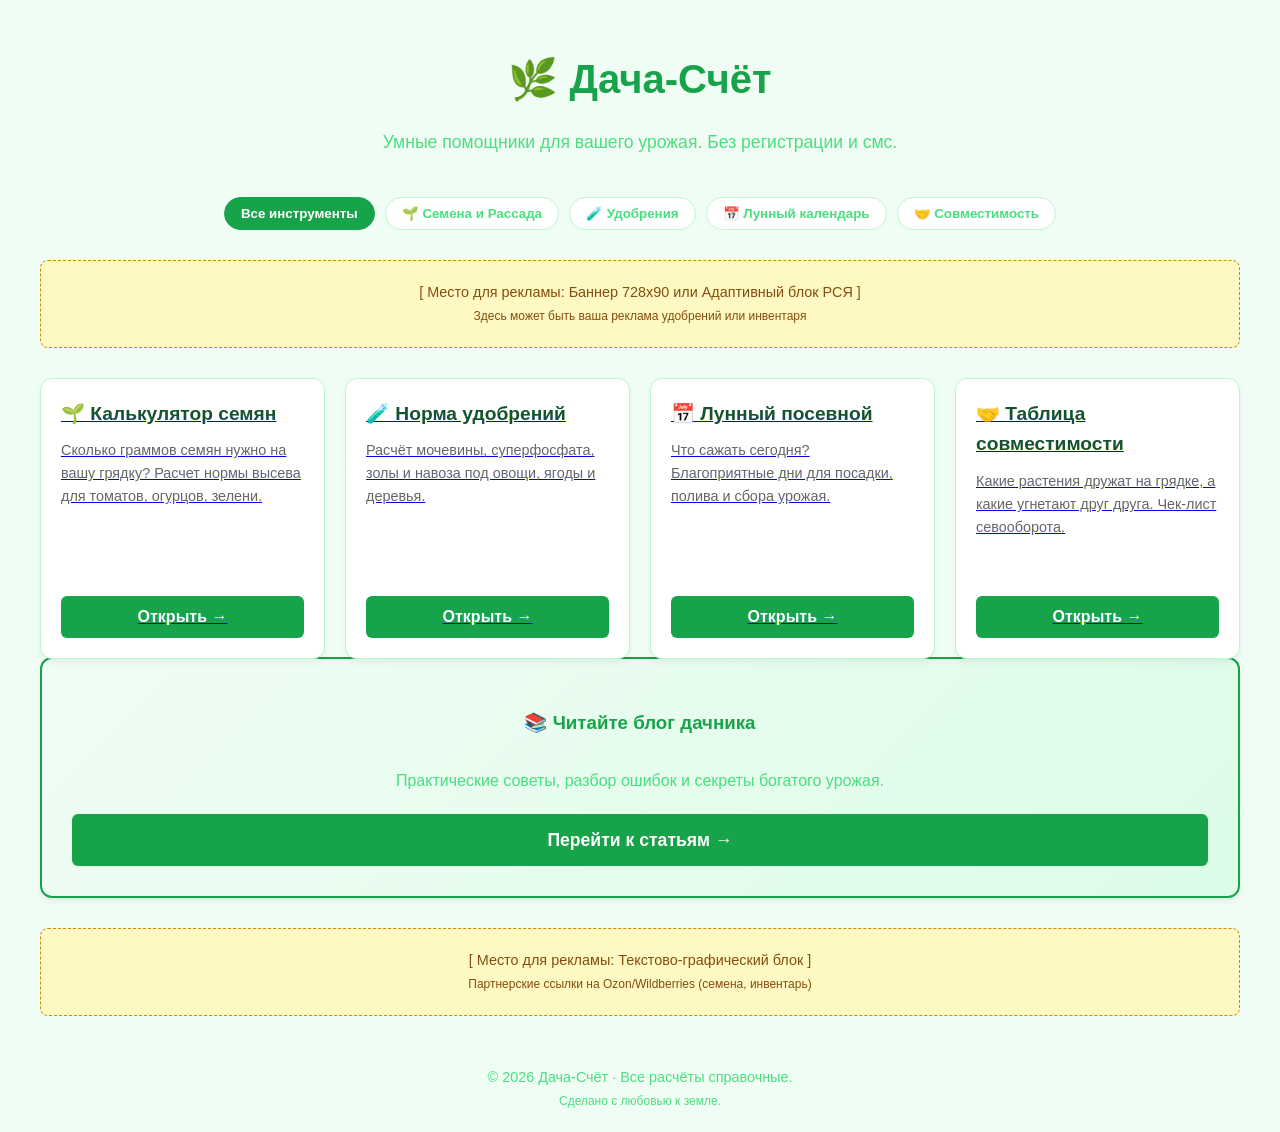
<file: index.html>
<!DOCTYPE html>
<html lang="ru">
<head>
    <meta charset="UTF-8">
    <meta name="viewport" content="width=device-width, initial-scale=1.0">
    <title>Дача-Счёт · Калькуляторы для сада и огорода</title>
    <meta name="description" content="Бесплатные онлайн-инструменты для дачников: расчет семян, удобрений, лунный календарь, совместимость культур. Планируйте урожай грамотно!">
   <link rel="icon" type="image/svg+xml" href="favicon.svg"> <link rel="stylesheet" href="styles.css">
    <!-- Место для Яндекс Метрики -->
</head>
<body>

<div class="container">
    <header>
        <h1>🌿 Дача-Счёт</h1>
        <p class="subtitle">Умные помощники для вашего урожая. Без регистрации и смс.</p>
    </header>

    <!-- ФИЛЬТРЫ КАТЕГОРИЙ -->
    <div class="filters">
        <button onclick="filterCards('all')" class="filter-btn active" id="btn-all">Все инструменты</button>
        <button onclick="filterCards('seeds')" class="filter-btn" id="btn-seeds">🌱 Семена и Рассада</button>
        <button onclick="filterCards('fertilizer')" class="filter-btn" id="btn-fertilizer">🧪 Удобрения</button>
        <button onclick="filterCards('calendar')" class="filter-btn" id="btn-calendar">📅 Лунный календарь</button>
        <button onclick="filterCards('compatibility')" class="filter-btn" id="btn-compatibility">🤝 Совместимость</button>
    </div>

    <!-- БЛОК РЕКЛАМЫ (Верхний) -->
    <div class="ad-banner">
        [ Место для рекламы: Баннер 728x90 или Адаптивный блок РСЯ ]<br>
        <small>Здесь может быть ваша реклама удобрений или инвентаря</small>
    </div>

    <!-- СЕТКА ИНСТРУМЕНТОВ -->
    <div class="grid-container" id="toolsGrid">
        
        <!-- Карточка 1: Семена -->
        <a href="seeds-calc.html" class="card fade-in" data-category="seeds">
            <div>
                <div class="card-title">🌱 Калькулятор семян</div>
                <div class="card-desc">Сколько граммов семян нужно на вашу грядку? Расчет нормы высева для томатов, огурцов, зелени.</div>
            </div>
            <span class="btn-link">Открыть →</span>
        </a>

        <!-- Карточка 2: Удобрения -->
        <a href="fertilizer-calc.html" class="card fade-in" data-category="fertilizer">
    <div>
        <div class="card-title">🧪 Норма удобрений</div>
        <div class="card-desc">Расчёт мочевины, суперфосфата, золы и навоза под овощи, ягоды и деревья.</div>
    </div>
    <span class="btn-link">Открыть →</span>
</a>

        <!-- Карточка 3: Календарь -->
        <a href="calendar.html" class="card fade-in" data-category="calendar">
            <div>
                <div class="card-title">📅 Лунный посевной</div>
                <div class="card-desc">Что сажать сегодня? Благоприятные дни для посадки, полива и сбора урожая.</div>
            </div>
            <span class="btn-link">Открыть →</span>
        </a>

        <!-- Карточка 4: Совместимость -->
        <a href="compatibility.html" class="card fade-in" data-category="compatibility">
            <div>
                <div class="card-title">🤝 Таблица совместимости</div>
                <div class="card-desc">Какие растения дружат на грядке, а какие угнетают друг друга. Чек-лист севооборота.</div>
            </div>
            <span class="btn-link">Открыть →</span>
        </a>

    </div>
    <!-- БЛОК БЛОГА -->
    <div class="card mt-1" style="background: linear-gradient(135deg, #f0fdf4 0%, #dcfce7 100%); border: 2px solid var(--color-accent); text-align: center; padding: 30px;">
        <h3 style="color: var(--color-accent); margin-bottom: 15px;">📚 Читайте блог дачника</h3>
        <p style="color: var(--color-text-muted); margin-bottom: 20px;">Практические советы, разбор ошибок и секреты богатого урожая.</p>
        <a href="blog/index.html" class="btn-link" style="display: inline-block; padding: 12px 30px; font-size: 1.1rem;">Перейти к статьям →</a>
    </div>
    <!-- БЛОК РЕКЛАМЫ (Нижний) -->
    <div class="ad-banner">
        [ Место для рекламы: Текстово-графический блок ]<br>
        <small>Партнерские ссылки на Ozon/Wildberries (семена, инвентарь)</small>
    </div>

    <footer style="text-align: center; margin-top: 50px; color: var(--color-text-muted); font-size: 0.9rem;">
        © 2026 Дача-Счёт · Все расчёты справочные.<br>
        <small>Сделано с любовью к земле.</small>
    </footer>
</div>

<script>
    function filterCards(category) {
        const cards = document.querySelectorAll('.card');
        const buttons = document.querySelectorAll('.filter-btn');

        // Обновляем кнопки
        buttons.forEach(btn => {
            btn.classList.remove('active');
            if(btn.id === 'btn-' + category) btn.classList.add('active');
        });

        // Фильтруем карточки
        cards.forEach(card => {
            if (category === 'all' || card.dataset.category === category) {
                card.style.display = 'flex';
                // Перезапуск анимации
                card.style.animation = 'none';
                card.offsetHeight; 
                card.style.animation = null;
            } else {
                card.style.display = 'none';
            }
        });
    }
</script>

</body>
</html>
</file>
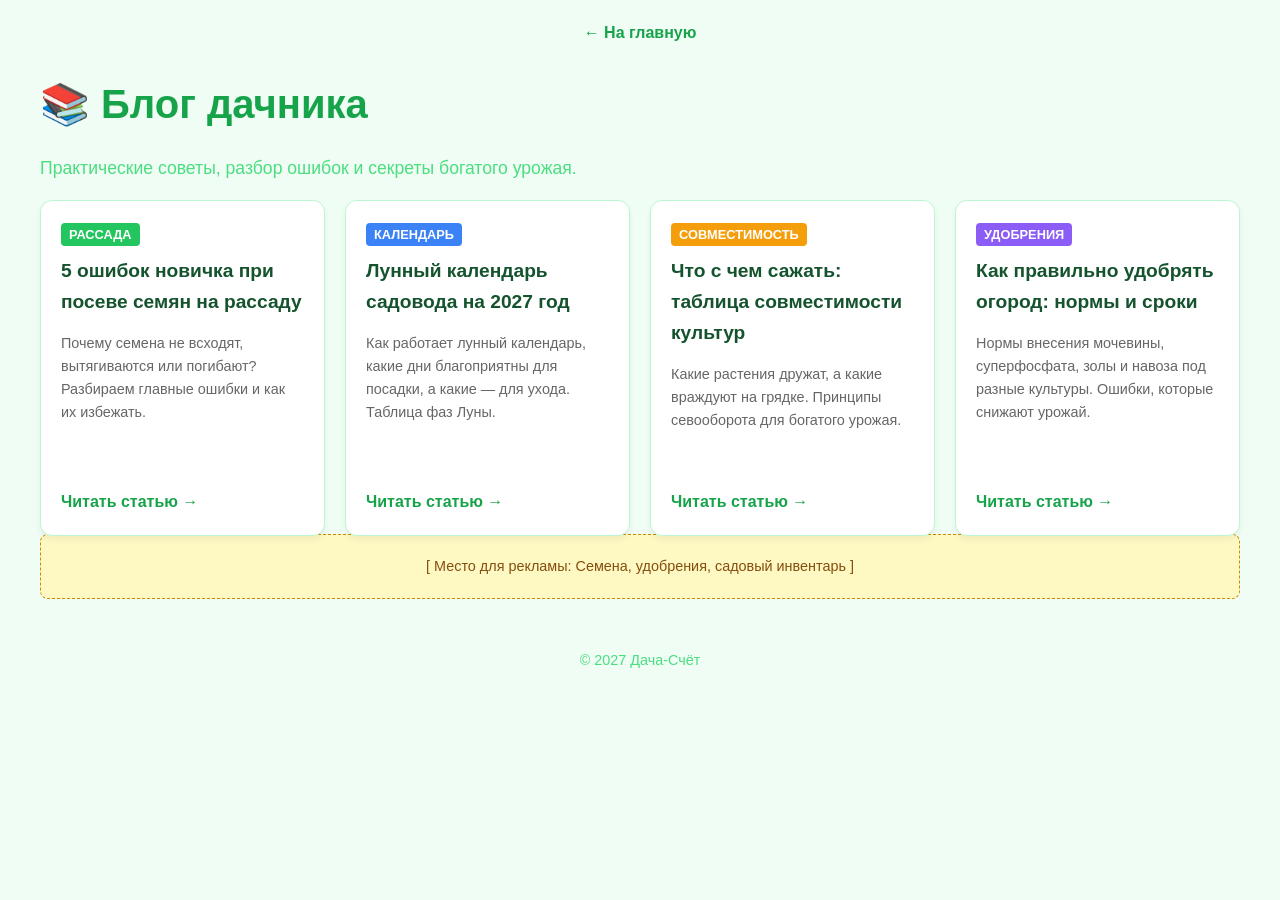
<file: blog/index.html>
<!DOCTYPE html>
<html lang="ru">
<head>
    <meta charset="UTF-8">
    <meta name="viewport" content="width=device-width, initial-scale=1.0">
    <title>Блог дачника — советы, лайфхаки, ошибки — Дача-Счёт</title>
    <meta name="description" content="Полезные статьи для садоводов и огородников. Как избежать ошибок при посеве, когда сажать рассаду, секреты богатого урожая.">
    <link rel="icon" type="image/svg+xml" href="../favicon.svg">
    <link rel="stylesheet" href="../styles.css">
</head>
<body>
<div class="container">
    <header style="margin-bottom: 20px;">
        <a href="../index.html" style="color: var(--color-accent); text-decoration: none; font-weight: bold;">← На главную</a>
    </header>
    <h1>📚 Блог дачника</h1>
    <p class="subtitle">Практические советы, разбор ошибок и секреты богатого урожая.</p>

    <div class="grid-container" id="articlesGrid">
        
        <article class="card" style="display:flex; flex-direction:column; justify-content:space-between;">
            <div>
                <span style="background:#22c55e; color:white; padding:4px 8px; border-radius:4px; font-size:0.8rem; font-weight:bold;">РАССАДА</span>
                <h3 class="card-title" style="margin-top:10px;">5 ошибок новичка при посеве семян на рассаду</h3>
                <p class="card-desc">Почему семена не всходят, вытягиваются или погибают? Разбираем главные ошибки и как их избежать.</p>
            </div>
            <a href="seeds-mistakes.html" style="color:var(--color-accent); font-weight:bold; text-decoration:none;">Читать статью →</a>
        </article>

        <article class="card" style="display:flex; flex-direction:column; justify-content:space-between;">
            <div>
                <span style="background:#3b82f6; color:white; padding:4px 8px; border-radius:4px; font-size:0.8rem; font-weight:bold;">КАЛЕНДАРЬ</span>
                <h3 class="card-title" style="margin-top:10px;">Лунный календарь садовода на 2027 год</h3>
                <p class="card-desc">Как работает лунный календарь, какие дни благоприятны для посадки, а какие — для ухода. Таблица фаз Луны.</p>
            </div>
            <a href="lunar-calendar-guide.html" style="color:var(--color-accent); font-weight:bold; text-decoration:none;">Читать статью →</a>
        </article>

        <article class="card" style="display:flex; flex-direction:column; justify-content:space-between;">
            <div>
                <span style="background:#f59e0b; color:white; padding:4px 8px; border-radius:4px; font-size:0.8rem; font-weight:bold;">СОВМЕСТИМОСТЬ</span>
                <h3 class="card-title" style="margin-top:10px;">Что с чем сажать: таблица совместимости культур</h3>
                <p class="card-desc">Какие растения дружат, а какие враждуют на грядке. Принципы севооборота для богатого урожая.</p>
            </div>
            <a href="compatibility-guide.html" style="color:var(--color-accent); font-weight:bold; text-decoration:none;">Читать статью →</a>
        </article>

        <article class="card" style="display:flex; flex-direction:column; justify-content:space-between;">
            <div>
                <span style="background:#8b5cf6; color:white; padding:4px 8px; border-radius:4px; font-size:0.8rem; font-weight:bold;">УДОБРЕНИЯ</span>
                <h3 class="card-title" style="margin-top:10px;">Как правильно удобрять огород: нормы и сроки</h3>
                <p class="card-desc">Нормы внесения мочевины, суперфосфата, золы и навоза под разные культуры. Ошибки, которые снижают урожай.</p>
            </div>
            <a href="fertilizer-guide.html" style="color:var(--color-accent); font-weight:bold; text-decoration:none;">Читать статью →</a>
        </article>

    </div>

    <div class="ad-banner">[ Место для рекламы: Семена, удобрения, садовый инвентарь ]</div>

    <footer style="text-align: center; margin-top: 50px; color: var(--color-text-muted); font-size: 0.9rem;">© 2027 Дача-Счёт</footer>
</div>
</body>
</html>
</file>
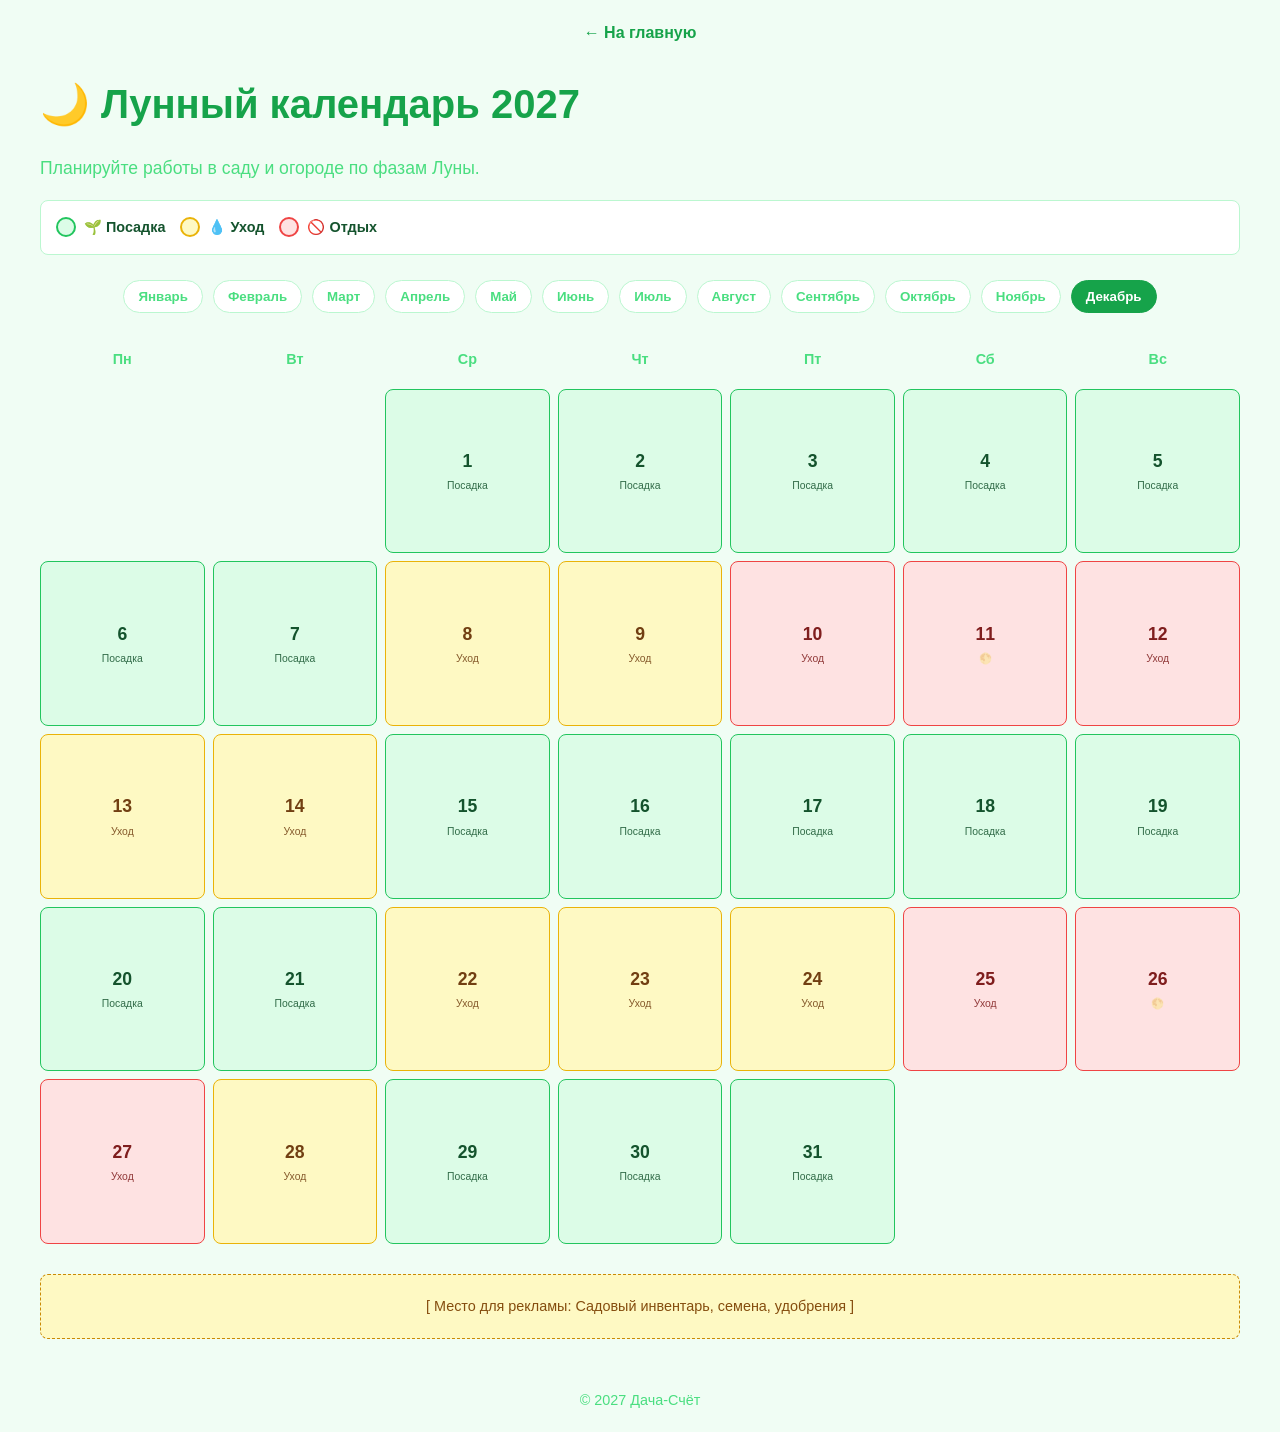
<file: calendar.html>
<!DOCTYPE html>
<html lang="ru">
<head>
    <meta charset="UTF-8">
    <meta name="viewport" content="width=device-width, initial-scale=1.0">
    <title>Лунный календарь садовода 2027 — Дача-Счёт</title>
    <link rel="icon" type="image/svg+xml" href="favicon.svg">
    <link rel="stylesheet" href="styles.css">
    <style>
        .month-nav { display: flex; justify-content: center; gap: 10px; margin-bottom: 25px; flex-wrap: wrap; }
        .month-btn { padding: 8px 14px; border: 1px solid var(--color-border); background: white; color: var(--color-text-muted); border-radius: 20px; cursor: pointer; font-weight: bold; }
        .month-btn.active, .month-btn:hover { background: var(--color-accent); color: white; border-color: var(--color-accent); }
        .legend-box { display: flex; gap: 15px; flex-wrap: wrap; margin-bottom: 25px; padding: 15px; background: white; border-radius: 8px; border: 1px solid var(--color-border); }
        .legend-item { display: flex; align-items: center; gap: 8px; font-size: 0.9rem; font-weight: bold; }
        .color-dot { width: 16px; height: 16px; border-radius: 50%; border: 2px solid rgba(0,0,0,0.1); }
        .dot-green { background: #dcfce7; border-color: #22c55e; }
        .dot-yellow { background: #fef9c3; border-color: #eab308; }
        .dot-red { background: #fee2e2; border-color: #ef4444; }
        .calendar-grid { display: grid; grid-template-columns: repeat(7, 1fr); gap: 8px; margin-bottom: 30px; }
        .day-header { text-align: center; font-weight: bold; color: var(--color-text-muted); padding: 10px 0; font-size: 0.9rem; }
        .day-cell { aspect-ratio: 1/1; display: flex; flex-direction: column; align-items: center; justify-content: center; border-radius: 8px; font-weight: bold; font-size: 1.1rem; border: 1px solid transparent; }
        .day-cell span { font-size: 0.65rem; font-weight: normal; margin-top: 3px; opacity: 0.85; text-align: center; }
        .bg-green { background: #dcfce7; border-color: #22c55e; color: #14532d; }
        .bg-yellow { background: #fef9c3; border-color: #eab308; color: #713f12; }
        .bg-red { background: #fee2e2; border-color: #ef4444; color: #7f1d1d; }
        .bg-empty { background: transparent; }
        @media (max-width: 600px) { .calendar-grid { gap: 4px; } .day-cell { font-size: 0.9rem; } .day-cell span { font-size: 0.55rem; } }
    </style>
</head>
<body>
<div class="container">
    <header style="margin-bottom: 20px;">
        <a href="index.html" style="color: var(--color-accent); text-decoration: none; font-weight: bold;">← На главную</a>
    </header>
    <h1>🌙 Лунный календарь 2027</h1>
    <p class="subtitle">Планируйте работы в саду и огороде по фазам Луны.</p>

    <div class="legend-box">
        <div class="legend-item"><div class="color-dot dot-green"></div><span>🌱 Посадка</span></div>
        <div class="legend-item"><div class="color-dot dot-yellow"></div><span>💧 Уход</span></div>
        <div class="legend-item"><div class="color-dot dot-red"></div><span>🚫 Отдых</span></div>
    </div>

    <div class="month-nav" id="monthNav"></div>
    <div class="calendar-grid" id="calendarGrid"></div>

    <div class="ad-banner">[ Место для рекламы: Садовый инвентарь, семена, удобрения ]</div>
    <footer style="text-align: center; margin-top: 50px; color: var(--color-text-muted); font-size: 0.9rem;">© 2027 Дача-Счёт</footer>
</div>

<script>
const MONTHS = ['Январь','Февраль','Март','Апрель','Май','Июнь','Июль','Август','Сентябрь','Октябрь','Ноябрь','Декабрь'];
const WEEKDAYS = ['Пн','Вт','Ср','Чт','Пт','Сб','Вс'];
const MOON_DATA = {
    0: [6, 20], 1: [5, 19], 2: [7, 21], 3: [5, 19], 4: [5, 19], 5: [3, 18],
    6: [3, 17], 7: [1, 16, 31], 8: [14, 29], 9: [13, 28], 10: [12, 27], 11: [11, 26]
};

function getDayType(month, day) {
    const moons = MOON_DATA[month] || [];
    for (const m of moons) { if (Math.abs(day - m) <= 1) return 'red'; }
    const week = Math.ceil(day / 7);
    return week % 2 === 1 ? 'green' : 'yellow';
}

function renderMonth(monthIdx) {
    const grid = document.getElementById('calendarGrid');
    grid.innerHTML = '';
    WEEKDAYS.forEach(w => {
        const h = document.createElement('div');
        h.className = 'day-header';
        h.textContent = w;
        grid.appendChild(h);
    });
    const year = 2027;
    const firstDay = new Date(year, monthIdx, 1).getDay();
    const daysInMonth = new Date(year, monthIdx + 1, 0).getDate();
    const startOffset = firstDay === 0 ? 6 : firstDay - 1;
    for (let i = 0; i < startOffset; i++) {
        const cell = document.createElement('div');
        cell.className = 'day-cell bg-empty';
        grid.appendChild(cell);
    }
    for (let d = 1; d <= daysInMonth; d++) {
        const cell = document.createElement('div');
        const type = getDayType(monthIdx, d);
        cell.className = 'day-cell bg-' + type;
        const moons = MOON_DATA[monthIdx] || [];
        let label = '';
        if (moons.includes(d)) { label = type === 'red' ? '🌕' : ''; }
        else { label = type === 'green' ? 'Посадка' : 'Уход'; }
        cell.innerHTML = d + '<span>' + label + '</span>';
        grid.appendChild(cell);
    }
    document.querySelectorAll('.month-btn').forEach((btn, i) => {
        btn.classList.toggle('active', i === monthIdx);
    });
}

function init() {
    const nav = document.getElementById('monthNav');
    MONTHS.forEach((m, i) => {
        const btn = document.createElement('button');
        btn.className = 'month-btn';
        btn.textContent = m;
        btn.onclick = () => renderMonth(i);
        nav.appendChild(btn);
    });
    renderMonth(new Date().getMonth());
}
init();
</script>
</body>
</html>
</file>
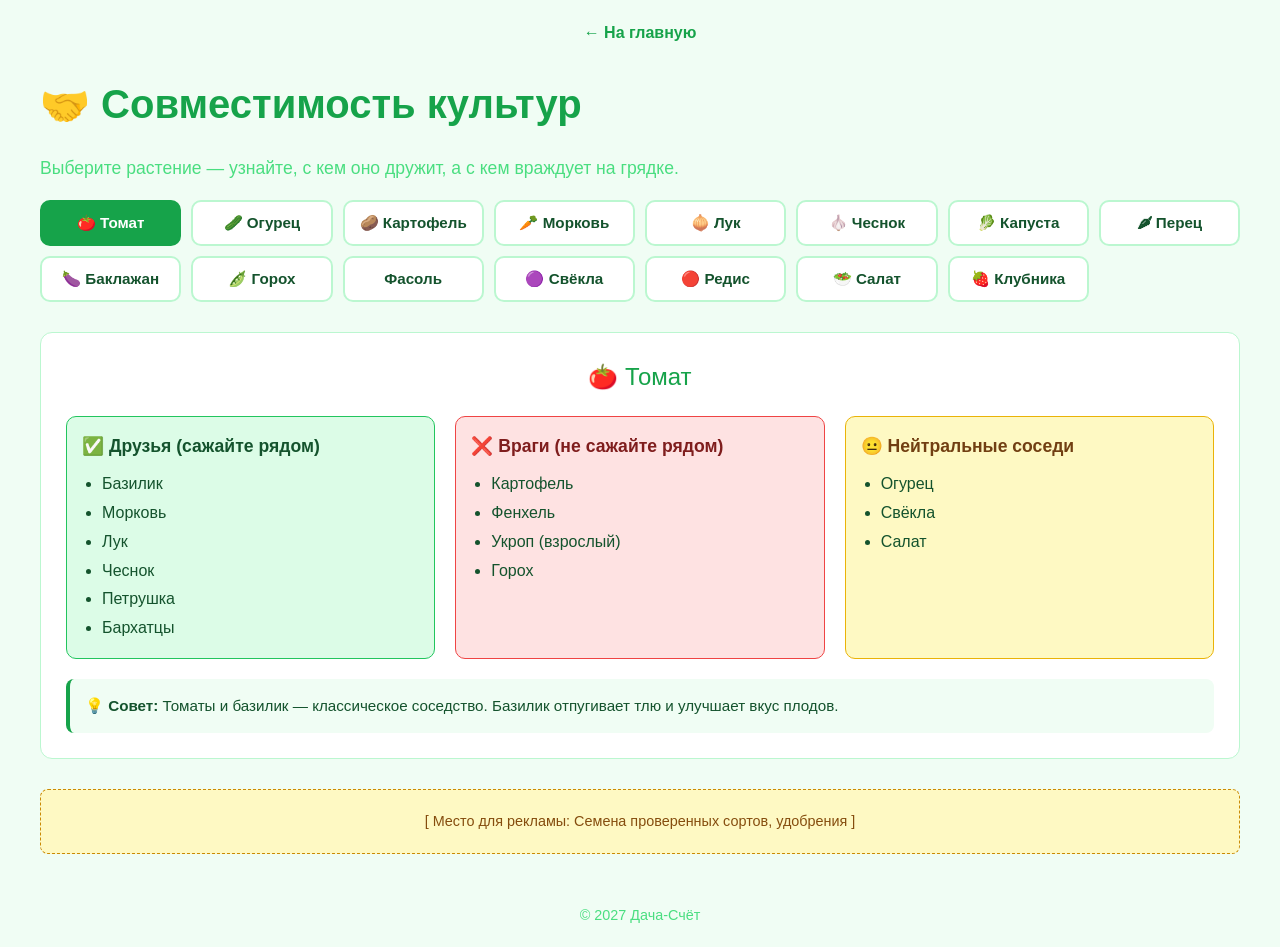
<file: compatibility.html>
<!DOCTYPE html>
<html lang="ru">
<head>
    <meta charset="UTF-8">
    <meta name="viewport" content="width=device-width, initial-scale=1.0">
    <title>Совместимость культур на грядке — Дача-Счёт</title>
    <link rel="icon" type="image/svg+xml" href="favicon.svg">
    <link rel="stylesheet" href="styles.css">
    <style>
        .crop-selector { display: grid; grid-template-columns: repeat(auto-fill, minmax(140px, 1fr)); gap: 10px; margin-bottom: 30px; }
        .crop-btn { padding: 12px 10px; border: 2px solid var(--color-border); background: white; color: var(--color-text-main); border-radius: 10px; cursor: pointer; font-weight: bold; font-size: 0.95rem; transition: all 0.2s; text-align: center; }
        .crop-btn:hover { border-color: var(--color-accent); transform: translateY(-2px); }
        .crop-btn.active { background: var(--color-accent); color: white; border-color: var(--color-accent); }
        .result-card { background: white; border: 1px solid var(--color-border); border-radius: 12px; padding: 25px; margin-bottom: 30px; }
        .result-title { font-size: 1.5rem; color: var(--color-accent); margin-bottom: 20px; text-align: center; }
        .relations { display: grid; grid-template-columns: repeat(auto-fit, minmax(250px, 1fr)); gap: 20px; }
        .relation-block { padding: 15px; border-radius: 10px; border: 1px solid; }
        .relation-block h4 { margin-top: 0; margin-bottom: 10px; font-size: 1.1rem; }
        .relation-block ul { margin: 0; padding-left: 20px; line-height: 1.8; }
        .friends { background: #dcfce7; border-color: #22c55e; }
        .friends h4 { color: #14532d; }
        .enemies { background: #fee2e2; border-color: #ef4444; }
        .enemies h4 { color: #7f1d1d; }
        .neutral { background: #fef9c3; border-color: #eab308; }
        .neutral h4 { color: #713f12; }
        .tip-box { background: #f0fdf4; border-left: 4px solid var(--color-accent); padding: 15px; border-radius: 8px; margin-top: 20px; font-size: 0.95rem; }
    </style>
</head>
<body>
<div class="container">
    <header style="margin-bottom: 20px;">
        <a href="index.html" style="color: var(--color-accent); text-decoration: none; font-weight: bold;">← На главную</a>
    </header>
    <h1>🤝 Совместимость культур</h1>
    <p class="subtitle">Выберите растение — узнайте, с кем оно дружит, а с кем враждует на грядке.</p>

    <div class="crop-selector" id="cropSelector"></div>
    <div id="resultArea"></div>

    <div class="ad-banner">[ Место для рекламы: Семена проверенных сортов, удобрения ]</div>
    <footer style="text-align: center; margin-top: 50px; color: var(--color-text-muted); font-size: 0.9rem;">© 2027 Дача-Счёт</footer>
</div>

<script>
const CROPS = {
    'tomato': { name: '🍅 Томат', friends: ['Базилик','Морковь','Лук','Чеснок','Петрушка','Бархатцы'], enemies: ['Картофель','Фенхель','Укроп (взрослый)','Горох'], neutral: ['Огурец','Свёкла','Салат'], tip: 'Томаты и базилик — классическое соседство. Базилик отпугивает тлю и улучшает вкус плодов.' },
    'cucumber': { name: '🥒 Огурец', friends: ['Укроп','Горох','Фасоль','Салат','Капуста','Свёкла','Чеснок'], enemies: ['Томат','Картофель','Редис','Ароматные травы'], neutral: ['Морковь','Лук','Кукуруза'], tip: 'Огурцы любят высокую влажность, а томаты — сухую. Не сажайте их в одной теплице!' },
    'potato': { name: '🥔 Картофель', friends: ['Фасоль','Горох','Капуста','Кукуруза','Хрен','Бархатцы'], enemies: ['Томат','Огурец','Тыква','Подсолнечник'], neutral: ['Морковь','Свёкла','Лук'], tip: 'Бархатцы между рядами картофеля отпугивают колорадского жука.' },
    'carrot': { name: '🥕 Морковь', friends: ['Лук','Томат','Горох','Редис','Салат','Шалфей'], enemies: ['Укроп','Фенхель','Анис','Сельдерей (корневой)'], neutral: ['Огурец','Картофель','Свёкла'], tip: 'Классика: лук и морковь отпугивают вредителей друг друга.' },
    'onion': { name: '🧅 Лук', friends: ['Морковь','Свёкла','Томат','Огурец','Клубника','Ромашка'], enemies: ['Фасоль','Горох','Шалфей','Спаржа'], neutral: ['Картофель','Капуста','Перец'], tip: 'Лук рядом с клубникой защищает её от серой гнили.' },
    'garlic': { name: '🧄 Чеснок', friends: ['Томат','Огурец','Морковь','Клубника','Роза','Смородина'], enemies: ['Фасоль','Горох','Капуста'], neutral: ['Картофель','Свёкла','Лук'], tip: 'Чеснок — природный фунгицид. Сажайте его между кустами роз.' },
    'cabbage': { name: '🥬 Капуста', friends: ['Укроп','Сельдерей','Мята','Ромашка','Лук','Огурец','Фасоль'], enemies: ['Клубника','Томат','Виноград'], neutral: ['Морковь','Свёкла','Картофель'], tip: 'Укроп рядом с капустой привлекает божьих коровок.' },
    'pepper': { name: '🌶 Перец', friends: ['Базилик','Морковь','Лук','Шпинат','Бархатцы'], enemies: ['Фенхель','Фасоль (стручковая)','Свёкла'], neutral: ['Томат','Огурец','Капуста'], tip: 'Перец и базилик — лучшие соседи в теплице.' },
    'eggplant': { name: '🍆 Баклажан', friends: ['Фасоль','Горох','Шпинат','Тимьян','Бархатцы'], enemies: ['Фенхель','Огурец','Томат (близко)'], neutral: ['Перец','Лук','Морковь'], tip: 'Баклажаны не любят тесноту. Минимум 50 см между кустами.' },
    'pea': { name: '🫛 Горох', friends: ['Морковь','Огурец','Редис','Кукуруза','Капуста','Картофель'], enemies: ['Лук','Чеснок','Томат','Подсолнечник'], neutral: ['Свёкла','Салат','Шпинат'], tip: 'Горох обогащает почву азотом.' },
    'bean': { name: ' Фасоль', friends: ['Картофель','Огурец','Кукуруза','Свёкла','Капуста','Клубника'], enemies: ['Лук','Чеснок','Фенхель','Горох'], neutral: ['Морковь','Редис','Салат'], tip: 'Фасоль и кукуруза — классическая пара ("три сестры" с тыквой).' },
    'beet': { name: '🟣 Свёкла', friends: ['Лук','Капуста','Салат','Огурец','Фасоль'], enemies: ['Фасоль (стручковая)','Горчица','Кукуруза'], neutral: ['Морковь','Томат','Картофель'], tip: 'Свёкла любит соседство салата — он притеняет её от солнца.' },
    'radish': { name: '🔴 Редис', friends: ['Морковь','Огурец','Горох','Салат','Шпинат','Фасоль'], enemies: ['Иссоп'], neutral: ['Томат','Капуста','Лук'], tip: 'Редис — отличный уплотнитель между рядами.' },
    'lettuce': { name: '🥗 Салат', friends: ['Морковь','Редис','Огурец','Клубника','Свёкла'], enemies: ['Петрушка (курчавая)','Сельдерей'], neutral: ['Томат','Капуста','Лук'], tip: 'Салат можно использовать как живую мульчу.' },
    'strawberry': { name: '🍓 Клубника', friends: ['Лук','Чеснок','Шпинат','Фасоль','Тимьян','Бархатцы','Бораго'], enemies: ['Капуста','Томат','Картофель','Малина','Облепиха'], neutral: ['Морковь','Свёкла','Салат'], tip: 'Бархатцы вокруг клубничной грядки отпугивают нематоду.' }
};

function renderSelector() {
    const selector = document.getElementById('cropSelector');
    const keys = Object.keys(CROPS);
    keys.forEach((key, i) => {
        const btn = document.createElement('button');
        btn.className = 'crop-btn';
        btn.textContent = CROPS[key].name;
        btn.onclick = function() { showResult(key, btn); };
        selector.appendChild(btn);
        if (i === 0) showResult(key, btn);
    });
}

function showResult(key, btn) {
    document.querySelectorAll('.crop-btn').forEach(b => b.classList.remove('active'));
    btn.classList.add('active');
    const crop = CROPS[key];
    const friendsList = crop.friends.map(f => '<li>' + f + '</li>').join('');
    const enemiesList = crop.enemies.map(f => '<li>' + f + '</li>').join('');
    const neutralList = crop.neutral.map(f => '<li>' + f + '</li>').join('');
    document.getElementById('resultArea').innerHTML = `
        <div class="result-card fade-in">
            <div class="result-title">${crop.name}</div>
            <div class="relations">
                <div class="relation-block friends"><h4>✅ Друзья (сажайте рядом)</h4><ul>${friendsList}</ul></div>
                <div class="relation-block enemies"><h4>❌ Враги (не сажайте рядом)</h4><ul>${enemiesList}</ul></div>
                <div class="relation-block neutral"><h4>😐 Нейтральные соседи</h4><ul>${neutralList}</ul></div>
            </div>
            <div class="tip-box"><strong>💡 Совет:</strong> ${crop.tip}</div>
        </div>`;
}

renderSelector();
</script>
</body>
</html>
</file>
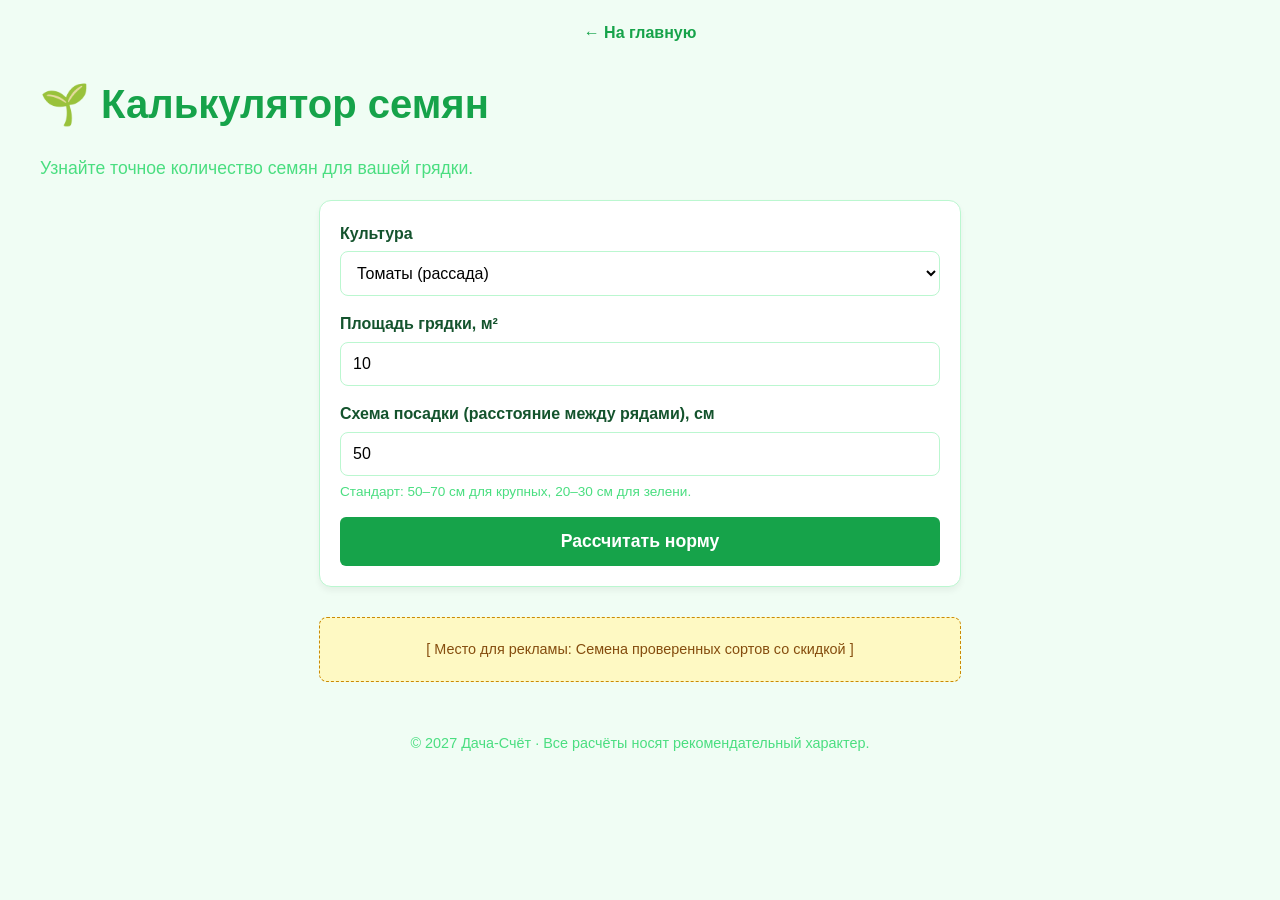
<file: seeds-calc.html>
<!DOCTYPE html>
<html lang="ru">
<head>
    <meta charset="UTF-8">
    <meta name="viewport" content="width=device-width, initial-scale=1.0">
    <title>Калькулятор семян: норма высева — Дача-Счёт</title>
    <link rel="icon" type="image/svg+xml" href="favicon.svg">
    <link rel="stylesheet" href="styles.css">
    <style>
        .calc-form { max-width: 600px; margin: 0 auto; }
        .calc-form label { display: block; margin-bottom: 5px; font-weight: bold; color: var(--color-text-main); }
        .calc-form select, .calc-form input {
            width: 100%; padding: 12px; border: 1px solid var(--color-border);
            border-radius: 8px; font-size: 1rem; background: white; margin-bottom: 15px; box-sizing: border-box;
        }
        .calc-form small { color: var(--color-text-muted); font-size: 0.85rem; display: block; margin-top: -10px; margin-bottom: 15px; }
        .result-box {
            background: white; border: 2px solid var(--color-accent);
            border-radius: 12px; padding: 25px; margin-top: 25px;
            max-width: 600px; margin-left: auto; margin-right: auto;
        }
        .result-box h3 { color: var(--color-accent); margin-top: 0; }
        .result-box ul { line-height: 2; font-size: 1.1rem; }
        .result-box ul li strong { color: var(--color-accent); font-size: 1.2rem; }
        .tip-inline { background: #f0fdf4; padding: 10px; border-radius: 6px; margin-top: 15px; font-size: 0.9rem; color: #14532d; }
    </style>
</head>
<body>

<div class="container">
    <header style="margin-bottom: 20px;">
        <a href="index.html" style="color: var(--color-accent); text-decoration: none; font-weight: bold;">← На главную</a>
    </header>

    <h1>🌱 Калькулятор семян</h1>
    <p class="subtitle">Узнайте точное количество семян для вашей грядки.</p>

    <div class="card calc-form">
        <form id="seedForm">
            <label for="cropType">Культура</label>
            <select id="cropType">
                <option value="tomato">Томаты (рассада)</option>
                <option value="cucumber">Огурцы (прямой посев)</option>
                <option value="carrot">Морковь</option>
                <option value="lettuce">Салат листовой</option>
                <option value="radish">Редис</option>
                <option value="pea">Горох</option>
                <option value="bean">Фасоль</option>
            </select>

            <label for="area">Площадь грядки, м²</label>
            <input type="number" id="area" value="10" min="1" step="0.5">

            <label for="rowSpace">Схема посадки (расстояние между рядами), см</label>
            <input type="number" id="rowSpace" value="50" min="10">
            <small>Стандарт: 50–70 см для крупных, 20–30 см для зелени.</small>

            <button type="submit" class="btn-link" style="width: 100%; border: none; cursor: pointer; font-size: 1.1rem; padding: 14px;">Рассчитать норму</button>
        </form>
    </div>

    <div id="resultArea"></div>

    <div class="ad-banner" style="max-width: 600px; margin: 30px auto;">[ Место для рекламы: Семена проверенных сортов со скидкой ]</div>

    <footer style="text-align: center; margin-top: 50px; color: var(--color-text-muted); font-size: 0.9rem;">
        © 2027 Дача-Счёт · Все расчёты носят рекомендательный характер.
    </footer>
</div>

<script>
const RATES = {
    tomato:  { rate: 0.5,  plantsPerM2: 3,   name: 'Томаты', unit: 'гр' },
    cucumber:{ rate: 1.0,  plantsPerM2: 4,   name: 'Огурцы', unit: 'гр' },
    carrot:  { rate: 0.8,  plantsPerM2: 100, name: 'Морковь', unit: 'гр' },
    lettuce: { rate: 0.6,  plantsPerM2: 80,  name: 'Салат', unit: 'гр' },
    radish:  { rate: 1.5,  plantsPerM2: 120, name: 'Редис', unit: 'гр' },
    pea:     { rate: 20,   plantsPerM2: 25,  name: 'Горох', unit: 'шт' },
    bean:    { rate: 18,   plantsPerM2: 20,  name: 'Фасоль', unit: 'шт' }
};

document.getElementById('seedForm').addEventListener('submit', function(e) {
    e.preventDefault();
    
    const crop = document.getElementById('cropType').value;
    const areaValue = parseFloat(document.getElementById('area').value);
    const rowSpaceCm = parseFloat(document.getElementById('rowSpace').value);
    
    if (!areaValue || !rowSpaceCm) return alert('Заполните все поля');

    const data = RATES[crop];
    
    const totalSeeds = (data.rate * areaValue * 1.15).toFixed(1);
    const totalPlants = Math.round(data.plantsPerM2 * areaValue);
    const rowLength = (areaValue / (rowSpaceCm / 100)).toFixed(1);

    const resultBox = document.getElementById('resultArea');
    resultBox.innerHTML = `
        <div class="result-box fade-in">
            <h3>Результат для культуры «${data.name}»</h3>
            <p>Для площади <strong>${areaValue}</strong> м² вам потребуется:</p>
            <ul>
                <li>🌱 <strong>Семян:</strong> <strong>${totalSeeds} ${data.unit}</strong></li>
                <li> <strong>Растений (кустов):</strong> <strong>${totalPlants} шт</strong></li>
                <li>📏 <strong>Длина рядов:</strong> <strong>${rowLength} м</strong></li>
            </ul>
            <div class="tip-inline">
                💡 <strong>Совет:</strong> Всегда покупайте семена с запасом +15% на брак и пересев.
            </div>
        </div>
    `;

    resultBox.scrollIntoView({ behavior: 'smooth' });
});
</script>

</body>
</html>
</file>
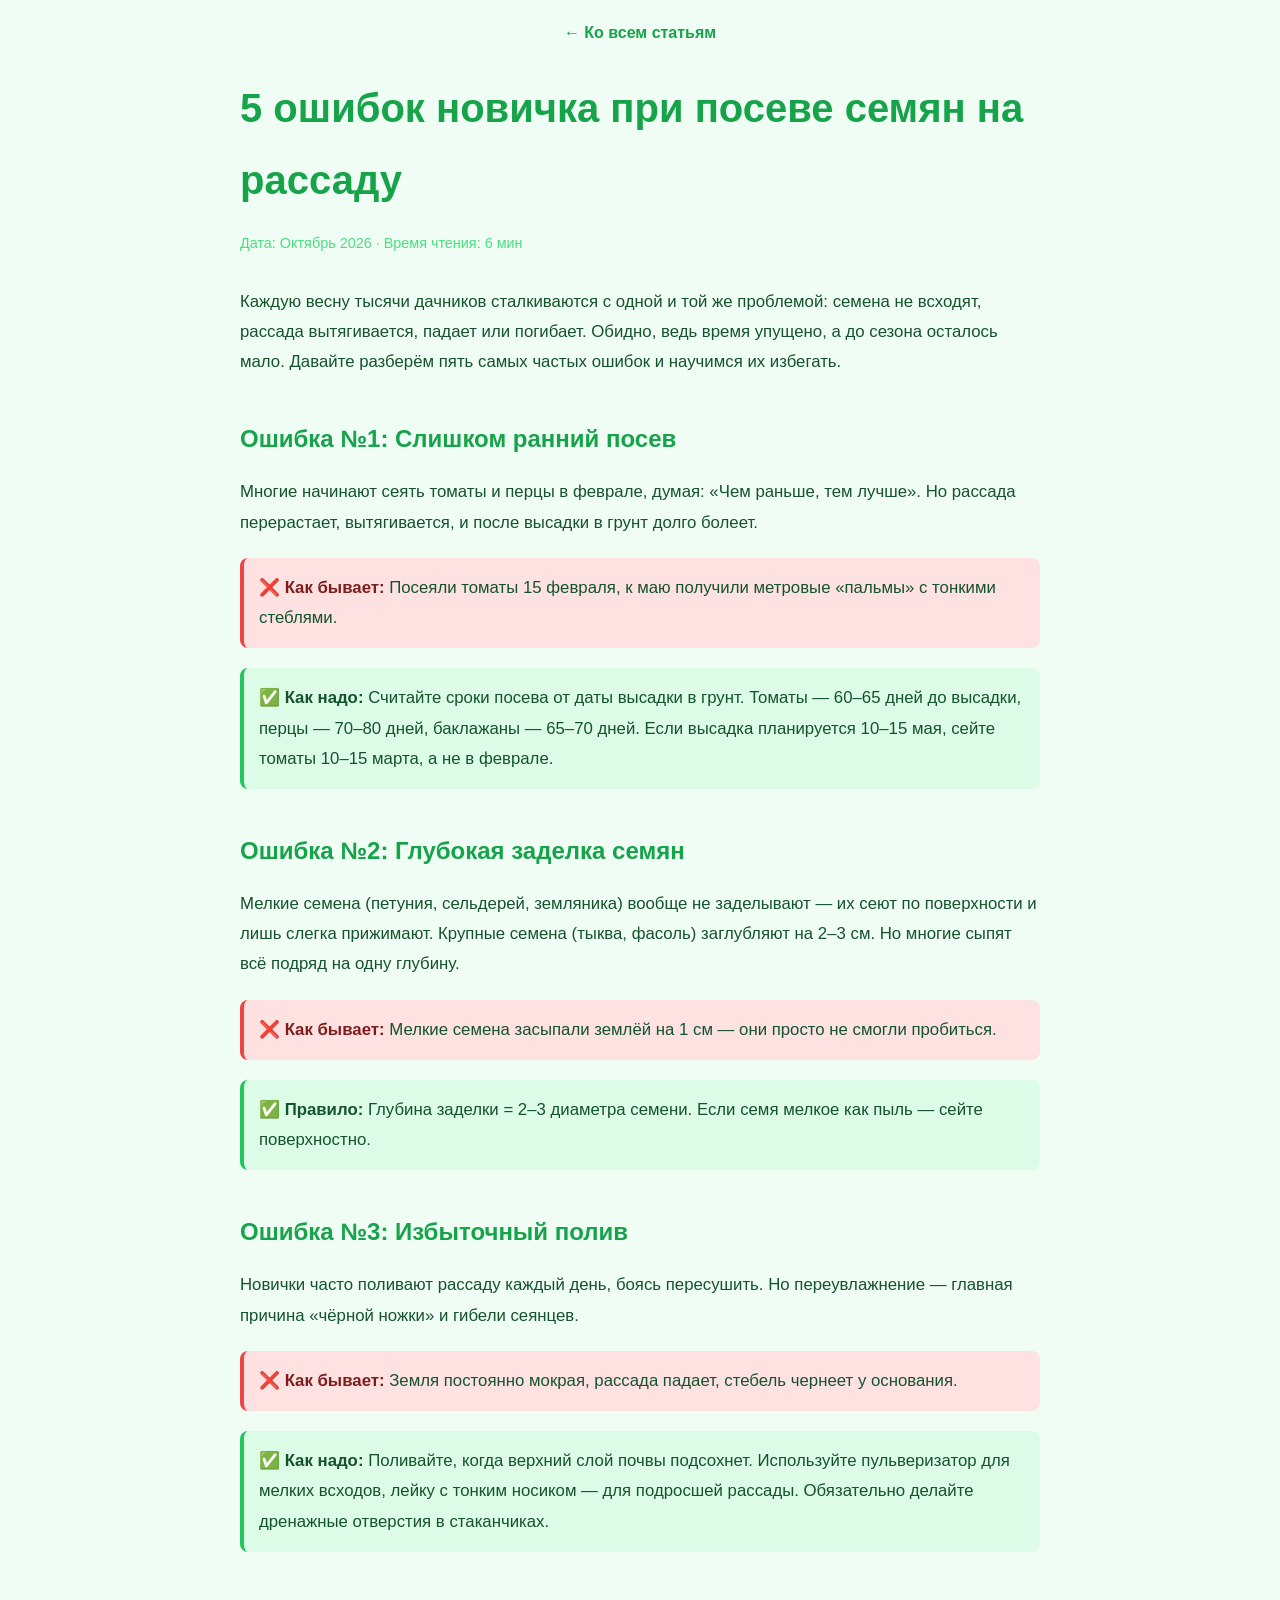
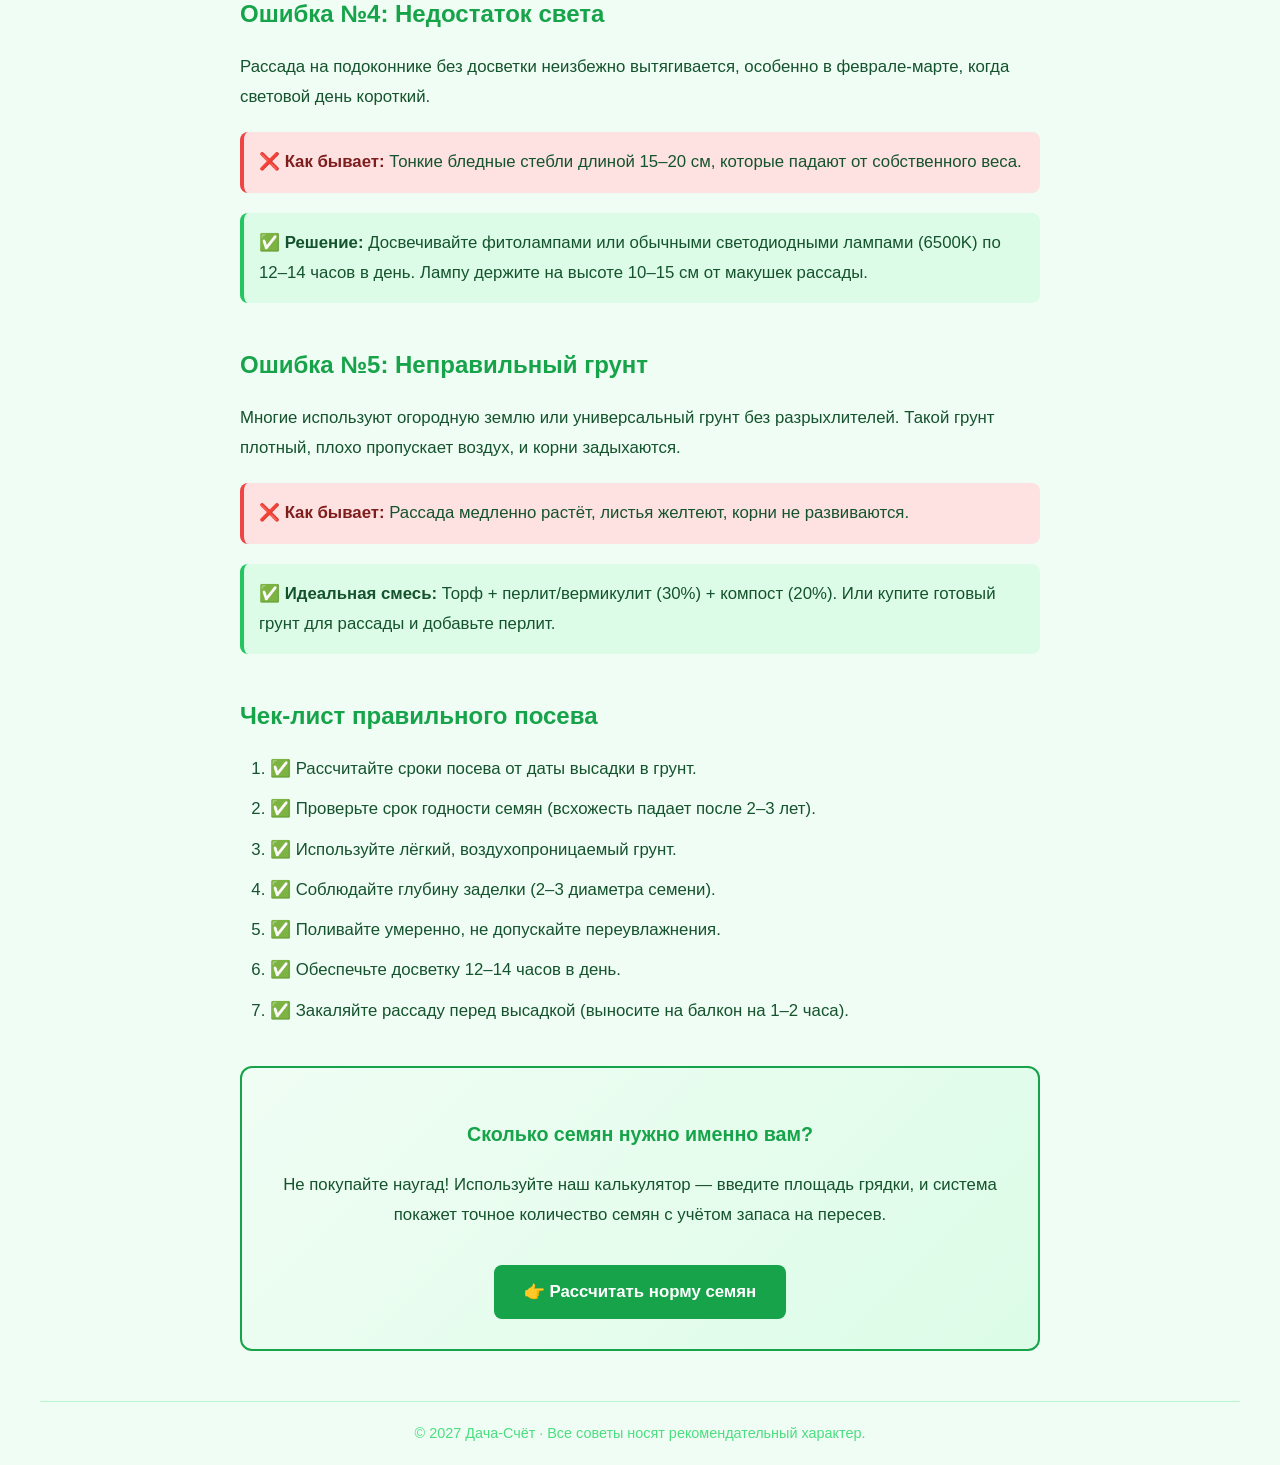
<file: blog/seeds-mistakes.html>
<!DOCTYPE html>
<html lang="ru">
<head>
    <meta charset="UTF-8">
    <meta name="viewport" content="width=device-width, initial-scale=1.0">
    <title>5 ошибок при посеве семян на рассаду — Дача-Счёт</title>
    <meta name="description" content="Почему семена не всходят, вытягиваются или погибают? Разбираем главные ошибки новичков и даём чек-лист правильного посева.">
    <link rel="icon" type="image/svg+xml" href="../favicon.svg">
    <link rel="stylesheet" href="../styles.css">
    <style>
        .article-content {
            max-width: 800px;
            margin: 0 auto;
            line-height: 1.8;
            font-size: 1.05rem;
        }
        .article-content h2 {
            color: var(--color-accent);
            margin-top: 40px;
            margin-bottom: 15px;
            font-size: 1.5rem;
        }
        .article-content p { margin-bottom: 20px; }
        .article-content ul, .article-content ol { margin-bottom: 20px; padding-left: 30px; }
        .article-content li { margin-bottom: 10px; }
        .error-box {
            background: #fee2e2;
            border-left: 4px solid #ef4444;
            padding: 15px;
            border-radius: 8px;
            margin: 20px 0;
        }
        .error-box strong { color: #7f1d1d; }
        .tip-box {
            background: #dcfce7;
            border-left: 4px solid #22c55e;
            padding: 15px;
            border-radius: 8px;
            margin: 20px 0;
        }
        .tip-box strong { color: #14532d; }
        .cta-block {
            background: linear-gradient(135deg, #f0fdf4 0%, #dcfce7 100%);
            border: 2px solid var(--color-accent);
            border-radius: 12px;
            padding: 30px;
            text-align: center;
            margin: 40px 0;
        }
        .cta-block h3 { color: var(--color-accent); margin-bottom: 15px; }
        .cta-block a {
            display: inline-block;
            background: var(--color-accent);
            color: white;
            padding: 12px 30px;
            border-radius: 8px;
            text-decoration: none;
            font-weight: bold;
            margin-top: 15px;
        }
    </style>
</head>
<body>

<div class="container">
    <header style="margin-bottom: 20px;">
        <a href="index.html" style="color: var(--color-accent); text-decoration: none; font-weight: bold;">← Ко всем статьям</a>
    </header>

    <div class="article-content">
        <h1>5 ошибок новичка при посеве семян на рассаду</h1>
        <p style="color: var(--color-text-muted); font-size: 0.9rem; margin-bottom: 30px;">Дата: Октябрь 2026 · Время чтения: 6 мин</p>

        <p>Каждую весну тысячи дачников сталкиваются с одной и той же проблемой: семена не всходят, рассада вытягивается, падает или погибает. Обидно, ведь время упущено, а до сезона осталось мало. Давайте разберём пять самых частых ошибок и научимся их избегать.</p>

        <h2>Ошибка №1: Слишком ранний посев</h2>
        <p>Многие начинают сеять томаты и перцы в феврале, думая: «Чем раньше, тем лучше». Но рассада перерастает, вытягивается, и после высадки в грунт долго болеет.</p>
        <div class="error-box"><strong>❌ Как бывает:</strong> Посеяли томаты 15 февраля, к маю получили метровые «пальмы» с тонкими стеблями.</div>
        <div class="tip-box"><strong>✅ Как надо:</strong> Считайте сроки посева от даты высадки в грунт. Томаты — 60–65 дней до высадки, перцы — 70–80 дней, баклажаны — 65–70 дней. Если высадка планируется 10–15 мая, сейте томаты 10–15 марта, а не в феврале.</div>

        <h2>Ошибка №2: Глубокая заделка семян</h2>
        <p>Мелкие семена (петуния, сельдерей, земляника) вообще не заделывают — их сеют по поверхности и лишь слегка прижимают. Крупные семена (тыква, фасоль) заглубляют на 2–3 см. Но многие сыпят всё подряд на одну глубину.</p>
        <div class="error-box"><strong>❌ Как бывает:</strong> Мелкие семена засыпали землёй на 1 см — они просто не смогли пробиться.</div>
        <div class="tip-box"><strong>✅ Правило:</strong> Глубина заделки = 2–3 диаметра семени. Если семя мелкое как пыль — сейте поверхностно.</div>

        <h2>Ошибка №3: Избыточный полив</h2>
        <p>Новички часто поливают рассаду каждый день, боясь пересушить. Но переувлажнение — главная причина «чёрной ножки» и гибели сеянцев.</p>
        <div class="error-box"><strong>❌ Как бывает:</strong> Земля постоянно мокрая, рассада падает, стебель чернеет у основания.</div>
        <div class="tip-box"><strong>✅ Как надо:</strong> Поливайте, когда верхний слой почвы подсохнет. Используйте пульверизатор для мелких всходов, лейку с тонким носиком — для подросшей рассады. Обязательно делайте дренажные отверстия в стаканчиках.</div>

        <h2>Ошибка №4: Недостаток света</h2>
        <p>Рассада на подоконнике без досветки неизбежно вытягивается, особенно в феврале-марте, когда световой день короткий.</p>
        <div class="error-box"><strong>❌ Как бывает:</strong> Тонкие бледные стебли длиной 15–20 см, которые падают от собственного веса.</div>
        <div class="tip-box"><strong>✅ Решение:</strong> Досвечивайте фитолампами или обычными светодиодными лампами (6500K) по 12–14 часов в день. Лампу держите на высоте 10–15 см от макушек рассады.</div>

        <h2>Ошибка №5: Неправильный грунт</h2>
        <p>Многие используют огородную землю или универсальный грунт без разрыхлителей. Такой грунт плотный, плохо пропускает воздух, и корни задыхаются.</p>
        <div class="error-box"><strong>❌ Как бывает:</strong> Рассада медленно растёт, листья желтеют, корни не развиваются.</div>
        <div class="tip-box"><strong>✅ Идеальная смесь:</strong> Торф + перлит/вермикулит (30%) + компост (20%). Или купите готовый грунт для рассады и добавьте перлит.</div>

        <h2>Чек-лист правильного посева</h2>
        <ol>
            <li>✅ Рассчитайте сроки посева от даты высадки в грунт.</li>
            <li>✅ Проверьте срок годности семян (всхожесть падает после 2–3 лет).</li>
            <li>✅ Используйте лёгкий, воздухопроницаемый грунт.</li>
            <li>✅ Соблюдайте глубину заделки (2–3 диаметра семени).</li>
            <li>✅ Поливайте умеренно, не допускайте переувлажнения.</li>
            <li>✅ Обеспечьте досветку 12–14 часов в день.</li>
            <li>✅ Закаляйте рассаду перед высадкой (выносите на балкон на 1–2 часа).</li>
        </ol>

        <div class="cta-block">
            <h3>Сколько семян нужно именно вам?</h3>
            <p>Не покупайте наугад! Используйте наш калькулятор — введите площадь грядки, и система покажет точное количество семян с учётом запаса на пересев.</p>
            <a href="../seeds-calc.html">👉 Рассчитать норму семян</a>
        </div>
    </div>

    <footer style="text-align: center; margin-top: 50px; color: var(--color-text-muted); font-size: 0.9rem; border-top: 1px solid var(--color-border); padding-top: 20px;">
        © 2027 Дача-Счёт · Все советы носят рекомендательный характер.
    </footer>
</div>

</body>
</html>
</file>
<file: styles.css>
:root {
    --color-bg: #f0fdf4; /* Светло-зеленый фон */
    --color-card-bg: #ffffff;
    --color-text-main: #14532d; /* Темно-зеленый текст */
    --color-text-muted: #4ade80;
    --color-accent: #16a34a; /* Основной зеленый */
    --color-accent-hover: #15803d;
    --color-border: #bbf7d0;
    --color-ad-bg: #fef9c3; /* Желтоватый для рекламы */
}

body {
    font-family: 'Segoe UI', Tahoma, Geneva, Verdana, sans-serif;
    background-color: var(--color-bg);
    color: var(--color-text-main);
    margin: 0;
    padding: 20px;
    line-height: 1.6;
}

.container {
    max-width: 1200px;
    margin: 0 auto;
}

header {
    text-align: center;
    margin-bottom: 40px;
}

h1 {
    color: var(--color-accent);
    font-size: 2.5rem;
    margin-bottom: 10px;
}

.subtitle {
    color: var(--color-text-muted);
    font-size: 1.1rem;
}

/* Сетка карточек */
.grid-container {
    display: grid;
    grid-template-columns: repeat(auto-fill, minmax(280px, 1fr));
    gap: 20px;
    margin-bottom: 40px;
}

.card {
    background: var(--color-card-bg);
    border: 1px solid var(--color-border);
    border-radius: 12px;
    padding: 20px;
    box-shadow: 0 4px 6px rgba(0,0,0,0.05);
    transition: transform 0.2s, box-shadow 0.2s;
    display: flex;
    flex-direction: column;
    justify-content: space-between;
    height: 100%;
}

.card:hover {
    transform: translateY(-5px);
    box-shadow: 0 10px 15px rgba(22, 163, 74, 0.15);
    border-color: var(--color-accent);
}

.card-title {
    font-size: 1.2rem;
    font-weight: bold;
    margin-bottom: 10px;
    color: var(--color-text-main);
}

.card-desc {
    font-size: 0.9rem;
    color: #666;
    margin-bottom: 15px;
    flex-grow: 1;
}

.btn-link {
    display: inline-block;
    background: var(--color-accent);
    color: white;
    padding: 8px 16px;
    border-radius: 6px;
    text-decoration: none;
    font-weight: bold;
    text-align: center;
    transition: background 0.2s;
}

.btn-link:hover {
    background: var(--color-accent-hover);
}

/* Фильтры */
.filters {
    display: flex;
    gap: 10px;
    justify-content: center;
    flex-wrap: wrap;
    margin-bottom: 30px;
}

.filter-btn {
    padding: 8px 16px;
    border: 1px solid var(--color-border);
    background: white;
    color: var(--color-text-muted);
    border-radius: 20px;
    cursor: pointer;
    font-weight: bold;
    transition: all 0.2s;
}

.filter-btn.active, .filter-btn:hover {
    background: var(--color-accent);
    color: white;
    border-color: var(--color-accent);
}

/* Блок рекламы */
.ad-banner {
    background: var(--color-ad-bg);
    border: 1px dashed #ca8a04;
    padding: 20px;
    text-align: center;
    margin: 30px 0;
    border-radius: 8px;
    color: #854d0e;
    font-size: 0.9rem;
}

/* Анимация появления */
@keyframes fadeIn {
    from { opacity: 0; transform: translateY(10px); }
    to { opacity: 1; transform: translateY(0); }
}

.fade-in {
    animation: fadeIn 0.4s ease-out forwards;
}
</file>
